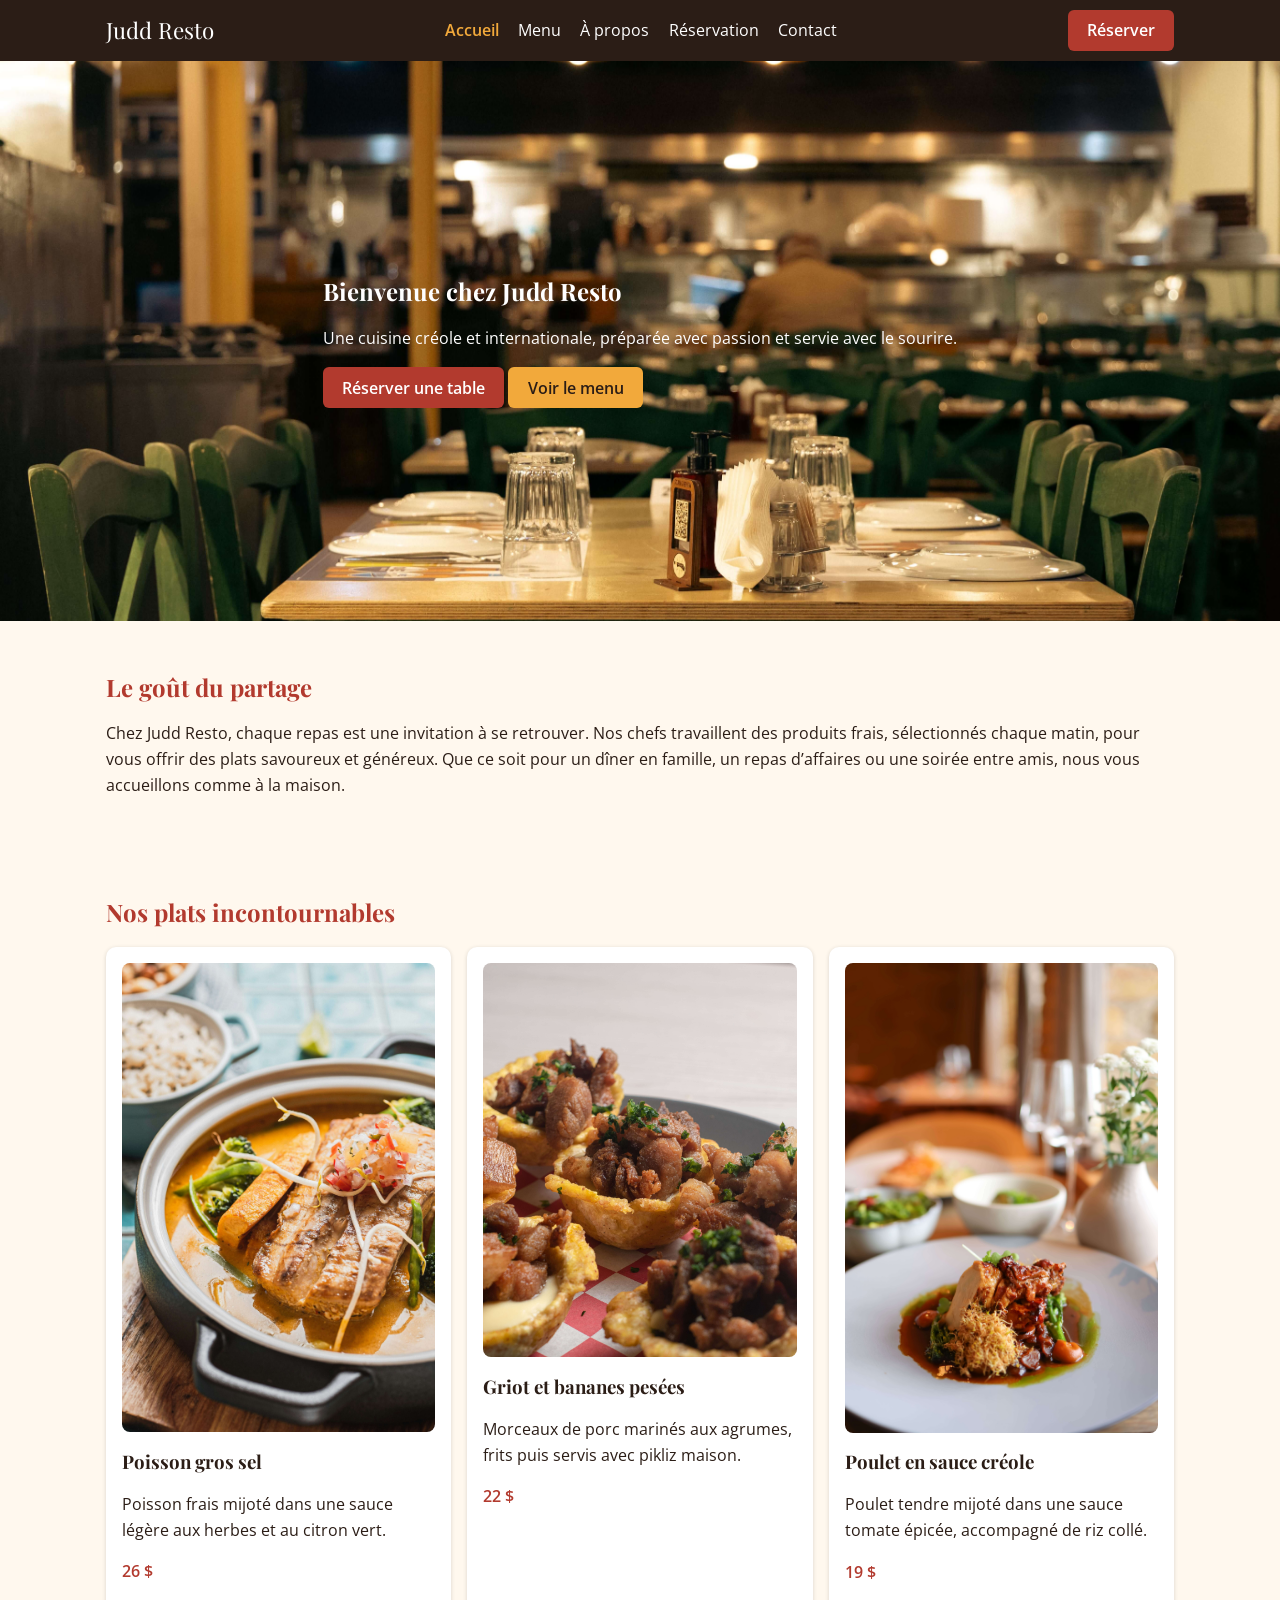
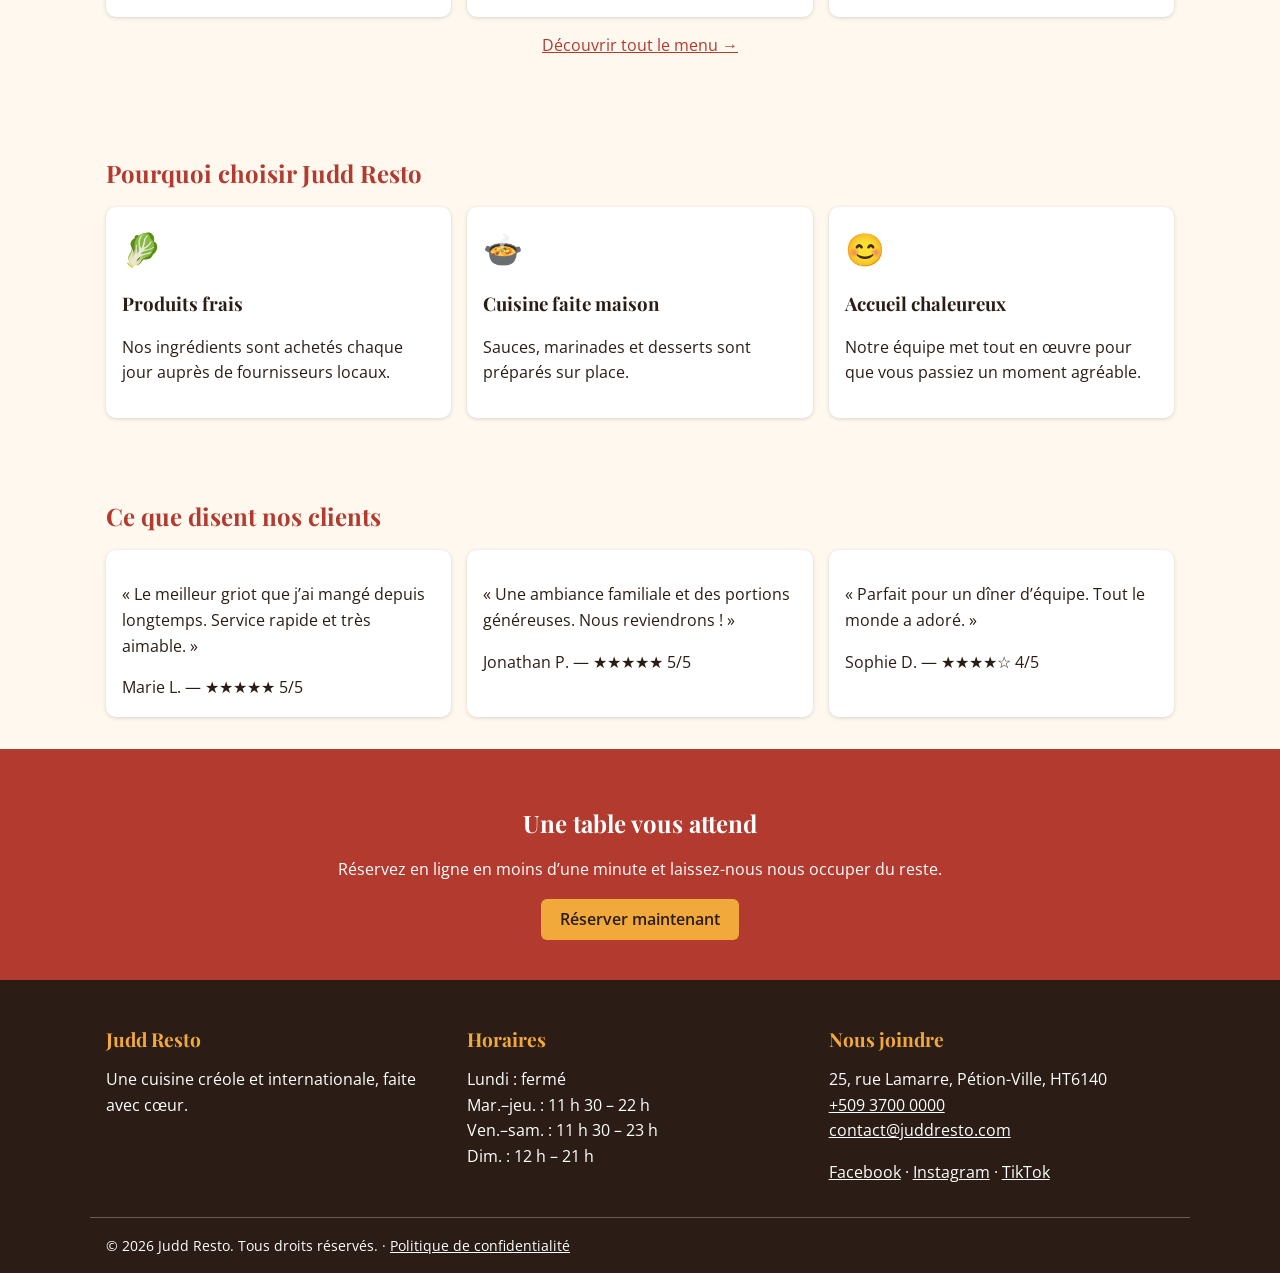
<file: index.html>
<!DOCTYPE html>
<html lang="fr">

<head>
    <meta charset="UTF-8">
    <meta name="viewport" content="width=device-width, initial-scale=1">
    <title>Judd Resto — Cuisine créole et internationale</title>
    <meta name="description"
        content="Savourez une cuisine créole maison chez Judd Resto. Réservez votre table en ligne.">
    <link rel="preconnect" href="https://fonts.googleapis.com">
    <link rel="preconnect" href="https://fonts.gstatic.com" crossorigin>
    <link
        href="https://fonts.googleapis.com/css2?family=Open+Sans:wght@400;600&family=Playfair+Display:wght@700&display=swap"
        rel="stylesheet">
    <link rel="stylesheet" href="css/style.css">
</head>

<body>
    <a class="skip" href="#contenu">Aller au contenu</a>
    <header class="site-header">
        <div class="wrap bar">
            <a class="logo" href="index.html">Judd Resto</a>
            <input type="checkbox" id="burger-toggle" class="burger-toggle" aria-label="Ouvrir ou fermer le menu">
            <label class="burger" for="burger-toggle" aria-hidden="true">☰</label>
            <nav id="menu-principal" aria-label="Menu principal">
                <ul>
                    <li><a href="index.html" aria-current="page">Accueil</a></li>
                    <li><a href="pages/menu.html">Menu</a></li>
                    <li><a href="pages/apropos.html">À propos</a></li>
                    <li><a href="pages/reservation.html">Réservation</a></li>
                    <li><a href="pages/contact.html">Contact</a></li>
                </ul>
            </nav>
            <a class="btn" href="pages/reservation.html">Réserver</a>
        </div>
    </header>
    <main id="contenu">
        <section class="hero"><img src="images/resto-1.jpg" loading="lazy"
                alt="Assiette de griot et bananes pesées servie avec du pikliz">
            <div class="wrap">
                <h1>Bienvenue chez Judd Resto</h1>
                <p>Une cuisine créole et internationale, préparée avec passion et servie avec le sourire.</p>
                <p><a class="btn" href="pages/reservation.html">Réserver une table</a> <a class="btn btn-clair"
                        href="pages/menu.html">Voir le menu</a></p>
            </div>
        </section>
        <section class="wrap bloc">
            <h2>Le goût du partage</h2>
            <p>Chez Judd Resto, chaque repas est une invitation à se retrouver. Nos chefs travaillent des produits
                frais, sélectionnés chaque matin, pour vous offrir des plats savoureux et généreux. Que ce soit pour un
                dîner en famille, un repas d’affaires ou une soirée entre amis, nous vous accueillons comme à la maison.
            </p>
        </section>
        <section class="wrap bloc">
            <h2>Nos plats incontournables</h2>
            <div class="grille">
                <article class="card"><img src="images/poisson-1.jpg"
                        alt="Poisson mijoté dans une sauce aux herbes et au citron vert" loading="lazy">
                    <h3>Poisson gros sel</h3>
                    <p>Poisson frais mijoté dans une sauce légère aux herbes et au citron vert.</p>
                    <p class="prix">26 $</p>
                </article>
                <article class="card"><img src="images/banane-pesee.jpg" alt="Griot de porc frit avec bananes pesées et pikliz"
                        loading="lazy">
                    <h3>Griot et bananes pesées</h3>
                    <p>Morceaux de porc marinés aux agrumes, frits puis servis avec pikliz maison.</p>
                    <p class="prix">22 $</p>
                </article>
                <article class="card"><img src="images/chicken-2.jpg" alt="Poulet en sauce tomate épicée avec du riz collé"
                        loading="lazy">
                    <h3>Poulet en sauce créole</h3>
                    <p>Poulet tendre mijoté dans une sauce tomate épicée, accompagné de riz collé.</p>
                    <p class="prix">19 $</p>
                </article>
            </div>
            <p class="centre"><a href="pages/menu.html">Découvrir tout le menu →</a></p>
        </section>
        <section class="wrap bloc">
            <h2>Pourquoi choisir Judd Resto</h2>
            <div class="grille">
                <article class="card">
                    <p class="icone" aria-hidden="true">🥬</p>
                    <h3>Produits frais</h3>
                    <p>Nos ingrédients sont achetés chaque jour auprès de fournisseurs locaux.</p>
                </article>
                <article class="card">
                    <p class="icone" aria-hidden="true">🍲</p>
                    <h3>Cuisine faite maison</h3>
                    <p>Sauces, marinades et desserts sont préparés sur place.</p>
                </article>
                <article class="card">
                    <p class="icone" aria-hidden="true">😊</p>
                    <h3>Accueil chaleureux</h3>
                    <p>Notre équipe met tout en œuvre pour que vous passiez un moment agréable.</p>
                </article>
            </div>
        </section>
        <section class="wrap bloc">
            <h2>Ce que disent nos clients</h2>
            <div class="grille">
                <figure class="card">
                    <blockquote>
                        <p>« Le meilleur griot que j’ai mangé depuis longtemps. Service rapide et très aimable. »</p>
                    </blockquote>
                    <figcaption>Marie L. — <span aria-label="Note : 5 sur 5">★★★★★</span> 5/5</figcaption>
                </figure>
                <figure class="card">
                    <blockquote>
                        <p>« Une ambiance familiale et des portions généreuses. Nous reviendrons ! »</p>
                    </blockquote>
                    <figcaption>Jonathan P. — <span aria-label="Note : 5 sur 5">★★★★★</span> 5/5</figcaption>
                </figure>
                <figure class="card">
                    <blockquote>
                        <p>« Parfait pour un dîner d’équipe. Tout le monde a adoré. »</p>
                    </blockquote>
                    <figcaption>Sophie D. — <span aria-label="Note : 4 sur 5">★★★★☆</span> 4/5</figcaption>
                </figure>
            </div>
        </section>
        <section class="band">
            <div class="wrap">
                <h2>Une table vous attend</h2>
                <p>Réservez en ligne en moins d’une minute et laissez-nous nous occuper du reste.</p><a class="btn"
                    href="pages/reservation.html">Réserver maintenant</a>
            </div>
        </section>
    </main>
    <footer class="site-footer">
        <div class="wrap cols">
            <section>
                <h2>Judd Resto</h2>
                <p>Une cuisine créole et internationale, faite avec cœur.</p>
            </section>
            <section>
                <h2>Horaires</h2>
                <ul>
                    <li>Lundi : fermé</li>
                    <li>Mar.–jeu. : 11 h 30 – 22 h</li>
                    <li>Ven.–sam. : 11 h 30 – 23 h</li>
                    <li>Dim. : 12 h – 21 h</li>
                </ul>
            </section>
            <section>
                <h2>Nous joindre</h2>
                <address>25, rue Lamarre, Pétion-Ville, HT6140<br>
                    <a href="tel:+50937000000">+509 3700 0000</a><br>
                    <a href="mailto:contact@juddresto.com">contact@juddresto.com</a>
                </address>
                <p><a href="#">Facebook</a> · <a href="#">Instagram</a> · <a href="#">TikTok</a></p>
            </section>
        </div>
        <p class="wrap mentions">© 2026 Judd Resto. Tous droits réservés. · <a href="#">Politique de confidentialité</a>
        </p>
    </footer>
</body>

</html>
</file>
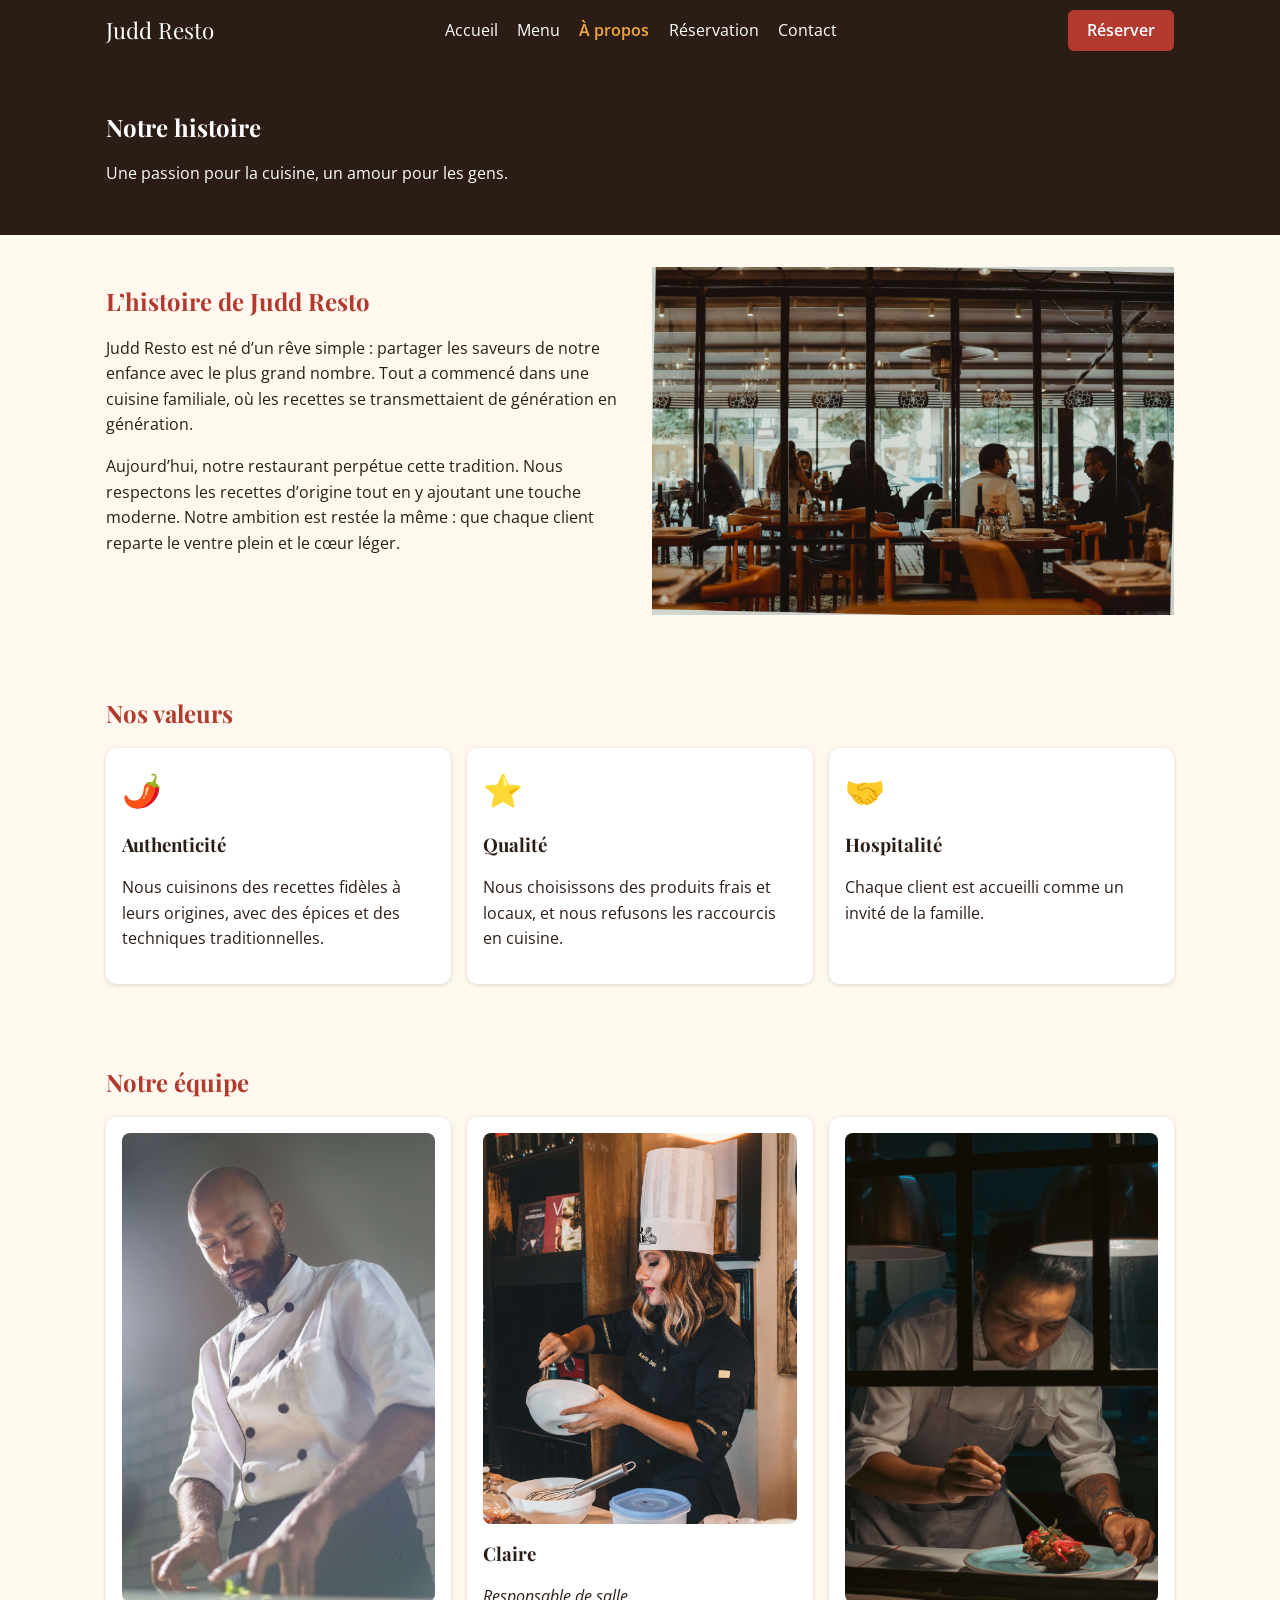
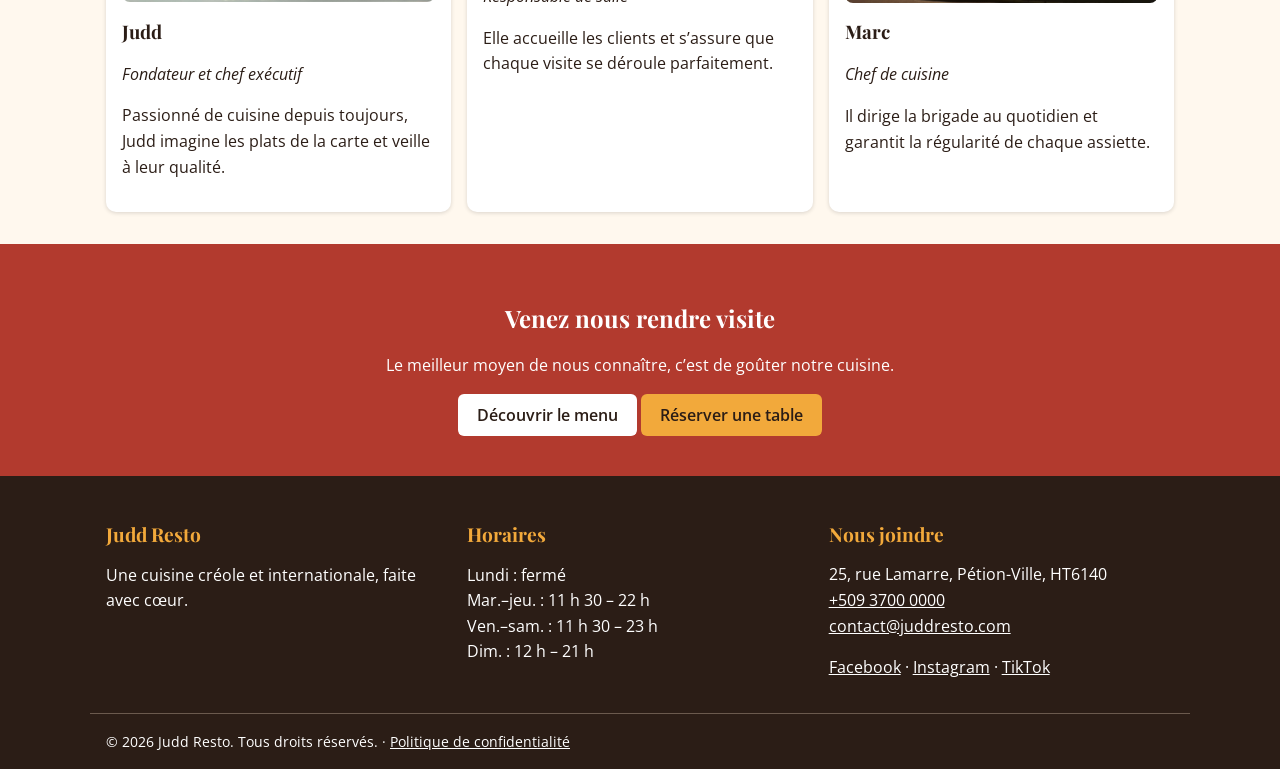
<file: pages/apropos.html>
<!DOCTYPE html>
<html lang="fr">

<head>
    <meta charset="UTF-8">
    <meta name="viewport" content="width=device-width, initial-scale=1">
    <title>Notre histoire — Judd Resto</title>
    <meta name="description" content="L’histoire, les valeurs et l’équipe de Judd Resto.">
    <link rel="preconnect" href="https://fonts.googleapis.com">
    <link rel="preconnect" href="https://fonts.gstatic.com" crossorigin>
    <link
        href="https://fonts.googleapis.com/css2?family=Open+Sans:wght@400;600&family=Playfair+Display:wght@700&display=swap"
        rel="stylesheet">
    <link rel="stylesheet" href="../css/style.css">
</head>

<body>
    <a class="skip" href="#contenu">Aller au contenu</a>
    <header class="site-header">
        <div class="wrap bar">
            <a class="logo" href="../index.html">Judd Resto</a>
            <input type="checkbox" id="burger-toggle" class="burger-toggle" aria-label="Ouvrir ou fermer le menu">
            <label class="burger" for="burger-toggle" aria-hidden="true">☰</label>
            <nav id="menu-principal" aria-label="Menu principal">
                <ul>
                    <li><a href="../index.html">Accueil</a></li>
                    <li><a href="menu.html">Menu</a></li>
                    <li><a href="apropos.html" aria-current="page">À propos</a></li>
                    <li><a href="reservation.html">Réservation</a></li>
                    <li><a href="contact.html">Contact</a></li>
                </ul>
            </nav>
            <a class="btn" href="reservation.html">Réserver</a>
        </div>
    </header>
    <main id="contenu">
        <section class="page-head">
            <div class="wrap">
                <h1>Notre histoire</h1>
                <p>Une passion pour la cuisine, un amour pour les gens.</p>
            </div>
        </section>
        <section class="wrap bloc deux">
            <div>
                <h2>L’histoire de Judd Resto</h2>
                <p>Judd Resto est né d’un rêve simple : partager les saveurs de notre enfance avec le plus grand nombre.
                    Tout a commencé dans une cuisine familiale, où les recettes se transmettaient de génération en
                    génération.</p>
                <p>Aujourd’hui, notre restaurant perpétue cette tradition. Nous respectons les recettes d’origine tout
                    en y ajoutant une touche moderne. Notre ambition est restée la même : que chaque client reparte le
                    ventre plein et le cœur léger.</p>
            </div>
            <img src="../images/resto-2.jpg" alt="Salle chaleureuse du restaurant avec des tables en bois" loading="lazy">
        </section>
        <section class="wrap bloc">
            <h2>Nos valeurs</h2>
            <div class="grille">
                <article class="card">
                    <p class="icone" aria-hidden="true">🌶️</p>
                    <h3>Authenticité</h3>
                    <p>Nous cuisinons des recettes fidèles à leurs origines, avec des épices et des techniques
                        traditionnelles.</p>
                </article>
                <article class="card">
                    <p class="icone" aria-hidden="true">⭐</p>
                    <h3>Qualité</h3>
                    <p>Nous choisissons des produits frais et locaux, et nous refusons les raccourcis en cuisine.</p>
                </article>
                <article class="card">
                    <p class="icone" aria-hidden="true">🤝</p>
                    <h3>Hospitalité</h3>
                    <p>Chaque client est accueilli comme un invité de la famille.</p>
                </article>
            </div>
        </section>
        <section class="wrap bloc">
            <h2>Notre équipe</h2>
            <div class="grille">
                <article class="card"><img src="../images/chef1.jpg" alt="Portrait de Judd, fondateur et chef exécutif"
                        loading="lazy">
                    <h3>Judd</h3>
                    <p class="role">Fondateur et chef exécutif</p>
                    <p>Passionné de cuisine depuis toujours, Judd imagine les plats de la carte et veille à leur
                        qualité.</p>
                </article>
                <article class="card"><img src="../images/chef2.jpg" alt="Portrait de Marc, chef de cuisine"
                        loading="lazy">
                    <h3>Claire</h3>
                    <p class="role">Responsable de salle</p>
                    <p>Elle accueille les clients et s’assure que chaque visite se déroule parfaitement.</p>
                </article>
                <article class="card"><img src="../images/chef3.jpg" alt="Portrait de Claire, responsable de salle"
                        loading="lazy">
                    <h3>Marc</h3>
                    <p class="role">Chef de cuisine</p>
                    <p>Il dirige la brigade au quotidien et garantit la régularité de chaque assiette.</p>
                </article>
            </div>
        </section>
        <section class="band">
            <div class="wrap">
                <h2>Venez nous rendre visite</h2>
                <p>Le meilleur moyen de nous connaître, c’est de goûter notre cuisine.</p><a class="btn btn-clair"
                    href="menu.html">Découvrir le menu</a> <a class="btn" href="reservation.html">Réserver une table</a>
            </div>
        </section>
    </main>
    <footer class="site-footer">
        <div class="wrap cols">
            <section>
                <h2>Judd Resto</h2>
                <p>Une cuisine créole et internationale, faite avec cœur.</p>
            </section>
            <section>
                <h2>Horaires</h2>
                <ul>
                    <li>Lundi : fermé</li>
                    <li>Mar.–jeu. : 11 h 30 – 22 h</li>
                    <li>Ven.–sam. : 11 h 30 – 23 h</li>
                    <li>Dim. : 12 h – 21 h</li>
                </ul>
            </section>
            <section>
                <h2>Nous joindre</h2>
                <address>25, rue Lamarre, Pétion-Ville, HT6140<br>
                    <a href="tel:+50937000000">+509 3700 0000</a><br>
                    <a href="mailto:contact@juddresto.com">contact@juddresto.com</a>
                </address>
                <p><a href="#">Facebook</a> · <a href="#">Instagram</a> · <a href="#">TikTok</a></p>
            </section>
        </div>
        <p class="wrap mentions">© 2026 Judd Resto. Tous droits réservés. · <a href="#">Politique de confidentialité</a>
        </p>
    </footer>
</body>

</html>
</file>
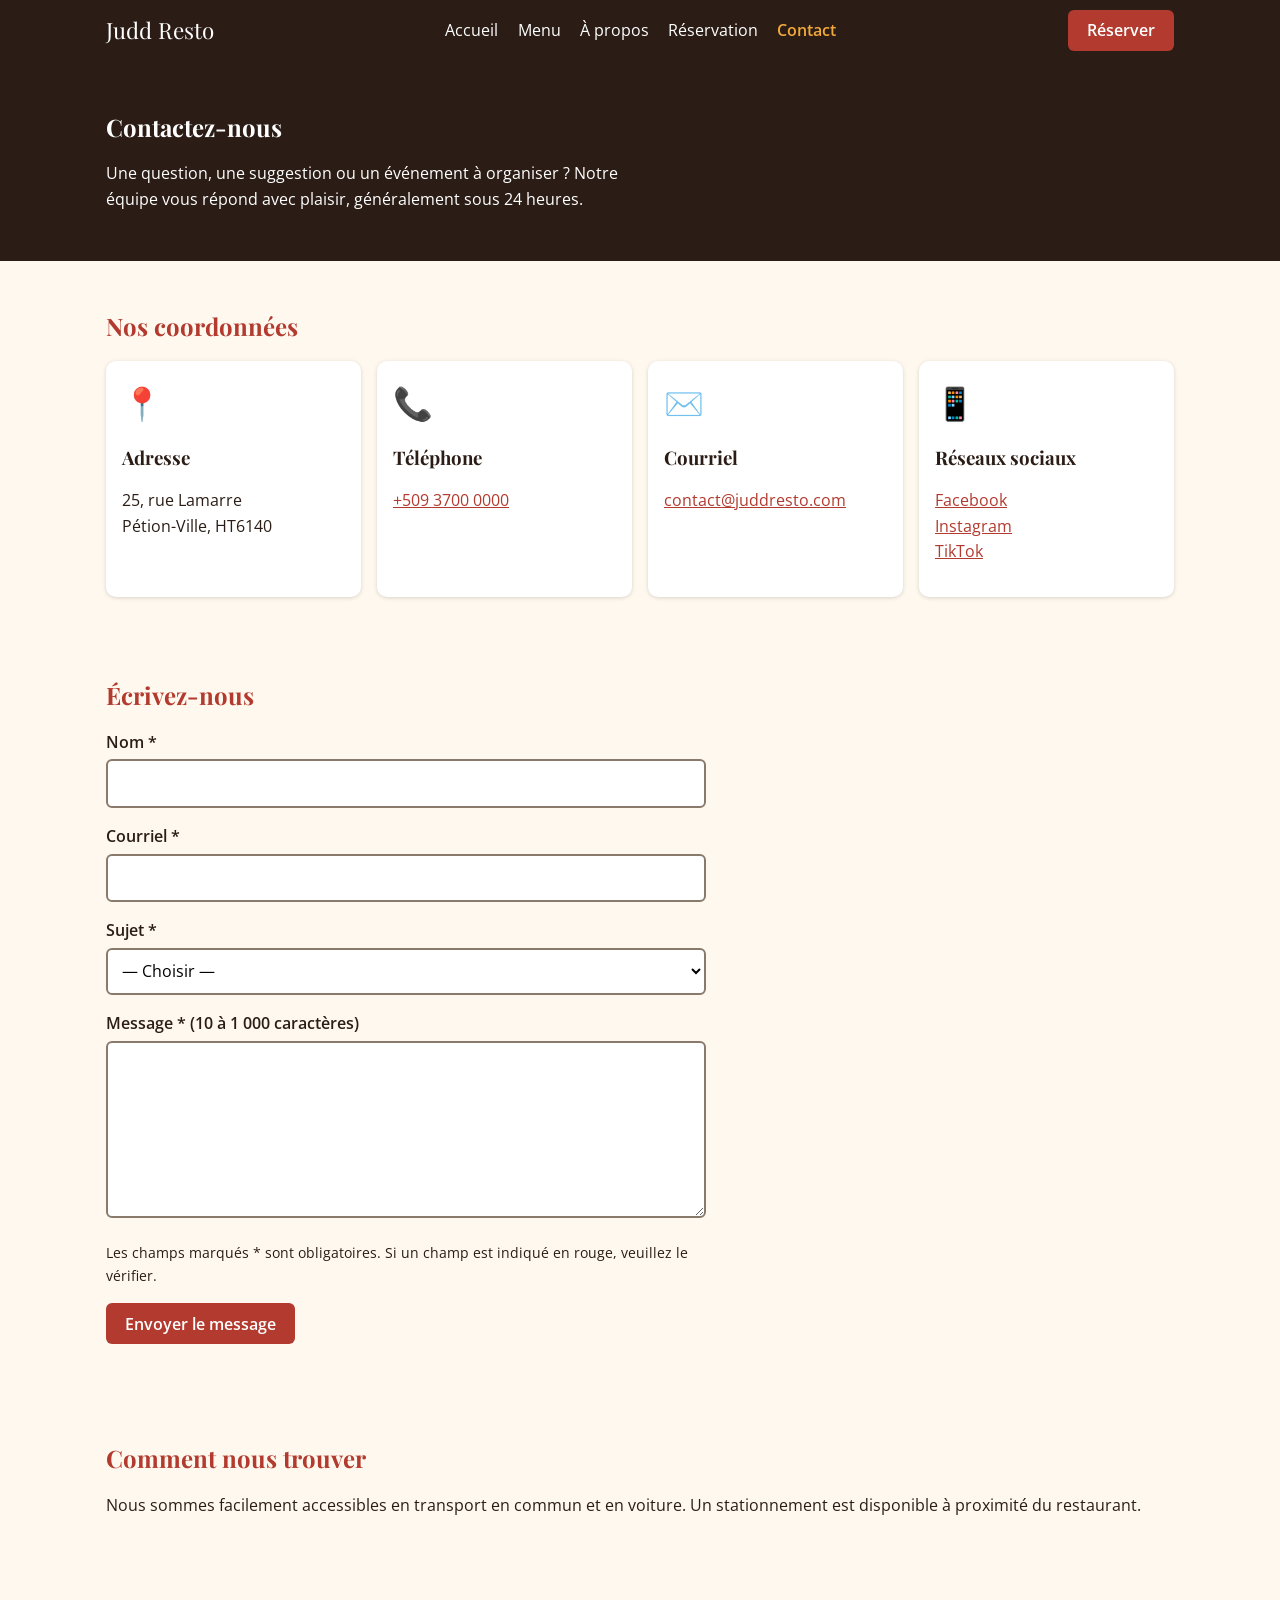
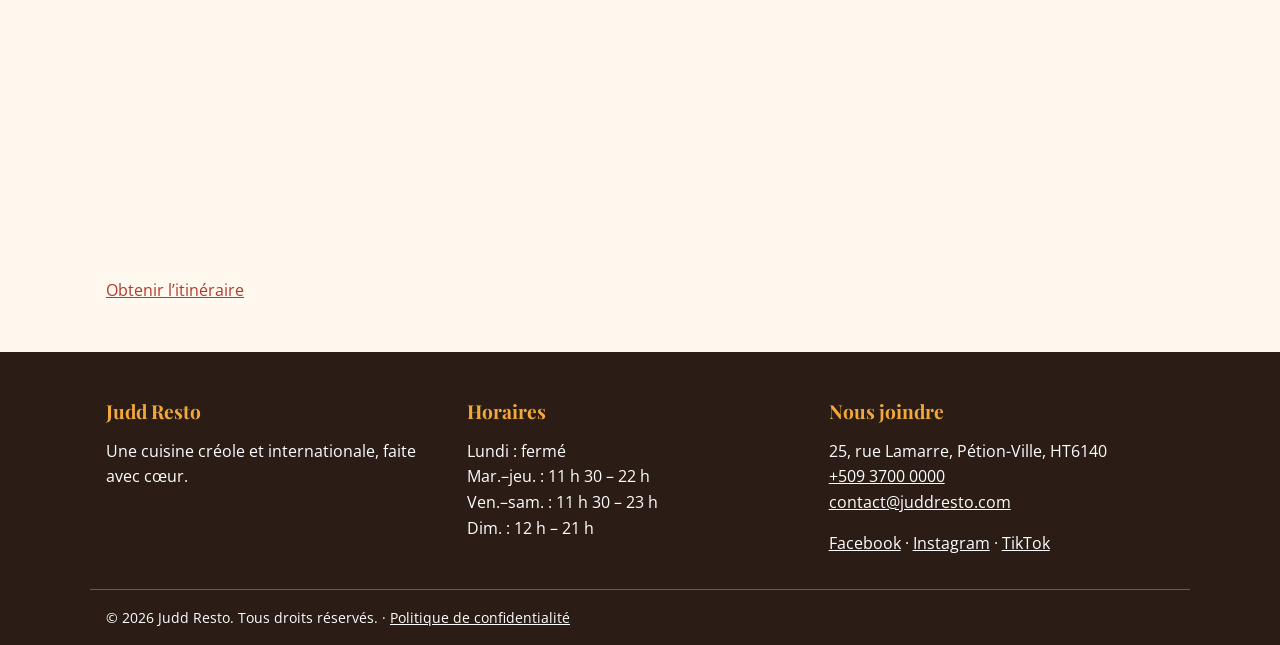
<file: pages/contact.html>
<!DOCTYPE html>
<html lang="fr">

<head>
    <meta charset="UTF-8">
    <meta name="viewport" content="width=device-width, initial-scale=1">
    <title>Contact — Judd Resto</title>
    <meta name="description" content="Adresse, horaires, téléphone et formulaire de contact de Judd Resto.">
    <link rel="preconnect" href="https://fonts.googleapis.com">
    <link rel="preconnect" href="https://fonts.gstatic.com" crossorigin>
    <link
        href="https://fonts.googleapis.com/css2?family=Open+Sans:wght@400;600&family=Playfair+Display:wght@700&display=swap"
        rel="stylesheet">
    <link rel="stylesheet" href="../css/style.css">
</head>

<body>
    <a class="skip" href="#contenu">Aller au contenu</a>
    <header class="site-header">
        <div class="wrap bar">
            <a class="logo" href="../index.html">Judd Resto</a>
            <input type="checkbox" id="burger-toggle" class="burger-toggle" aria-label="Ouvrir ou fermer le menu">
            <label class="burger" for="burger-toggle" aria-hidden="true">☰</label>
            <nav id="menu-principal" aria-label="Menu principal">
                <ul>
                    <li><a href="../index.html">Accueil</a></li>
                    <li><a href="menu.html">Menu</a></li>
                    <li><a href="apropos.html">À propos</a></li>
                    <li><a href="reservation.html">Réservation</a></li>
                    <li><a href="contact.html" aria-current="page">Contact</a></li>
                </ul>
            </nav>
            <a class="btn" href="reservation.html">Réserver</a>
        </div>
    </header>
    <main id="contenu">
        <section class="page-head">
            <div class="wrap">
                <h1>Contactez-nous</h1>
                <p>Une question, une suggestion ou un événement à organiser ? Notre équipe vous répond avec plaisir,
                    généralement sous 24 heures.</p>
            </div>
        </section>
        <section class="wrap bloc">
            <h2>Nos coordonnées</h2>
            <div class="grille grille4">
                <article class="card">
                    <p class="icone" aria-hidden="true">📍</p>
                    <h3>Adresse</h3>
                    <address>25, rue Lamarre<br>Pétion-Ville, HT6140</address>
                </article>
                <article class="card">
                    <p class="icone" aria-hidden="true">📞</p>
                    <h3>Téléphone</h3>
                    <p><a href="tel:+50937000000">+509 3700 0000</a></p>
                </article>
                <article class="card">
                    <p class="icone" aria-hidden="true">✉️</p>
                    <h3>Courriel</h3>
                    <p><a href="mailto:contact@juddresto.com">contact@juddresto.com</a></p>
                </article>
                <article class="card">
                    <p class="icone" aria-hidden="true">📱</p>
                    <h3>Réseaux sociaux</h3>
                    <p><a href="#">Facebook</a><br><a href="#">Instagram</a><br><a href="#">TikTok</a></p>
                </article>
            </div>
        </section>
        <section class="wrap bloc">
            <h2>Écrivez-nous</h2>
            <form id="form-contact" method="get" action="contact.html#merci">
                <p><label for="c-nom">Nom *</label><input id="c-nom" name="nom" type="text" required minlength="2"
                        maxlength="60" autocomplete="name"></p>
                <p><label for="c-courriel">Courriel *</label><input id="c-courriel" name="courriel" type="email"
                        required autocomplete="email"></p>
                <p><label for="c-sujet">Sujet *</label><select id="c-sujet" name="sujet" required>
                        <option value="">— Choisir —</option>
                        <option>Question générale</option>
                        <option>Événement privé</option>
                        <option>Commentaire</option>
                        <option>Autre</option>
                    </select></p>
                <p><label for="c-message">Message * (10 à 1 000 caractères)</label><textarea id="c-message"
                        name="message" rows="6" required minlength="10" maxlength="1000"></textarea></p>
                <p class="aide">Les champs marqués * sont obligatoires. Si un champ est indiqué en rouge, veuillez le
                    vérifier.</p>
                <p><button class="btn" type="submit">Envoyer le message</button></p>
                <p id="merci" class="msg ok" role="status">Merci pour votre message ! Nous vous répondrons dans les plus
                    brefs délais.</p>
            </form>
        </section>
        <section class="wrap bloc">
            <h2>Comment nous trouver</h2>
            <p>Nous sommes facilement accessibles en transport en commun et en voiture. Un stationnement est disponible
                à proximité du restaurant.</p>
            <iframe class="plan" title="Plan d’accès au restaurant" loading="lazy"
                src="https://www.openstreetmap.org/export/embed.html?bbox=-72.30,18.50,-72.27,18.52&amp;layer=mapnik"></iframe>
            <p><a href="https://www.openstreetmap.org/directions?to=18.5125,-72.2853">Obtenir l’itinéraire</a></p>
        </section>
    </main>
    <footer class="site-footer">
        <div class="wrap cols">
            <section>
                <h2>Judd Resto</h2>
                <p>Une cuisine créole et internationale, faite avec cœur.</p>
            </section>
            <section>
                <h2>Horaires</h2>
                <ul>
                    <li>Lundi : fermé</li>
                    <li>Mar.–jeu. : 11 h 30 – 22 h</li>
                    <li>Ven.–sam. : 11 h 30 – 23 h</li>
                    <li>Dim. : 12 h – 21 h</li>
                </ul>
            </section>
            <section>
                <h2>Nous joindre</h2>
                <address>25, rue Lamarre, Pétion-Ville, HT6140<br>
                    <a href="tel:+50937000000">+509 3700 0000</a><br>
                    <a href="mailto:contact@juddresto.com">contact@juddresto.com</a>
                </address>
                <p><a href="#">Facebook</a> · <a href="#">Instagram</a> · <a href="#">TikTok</a></p>
            </section>
        </div>
        <p class="wrap mentions">© 2026 Judd Resto. Tous droits réservés. · <a href="#">Politique de confidentialité</a>
        </p>
    </footer>
</body>

</html>
</file>
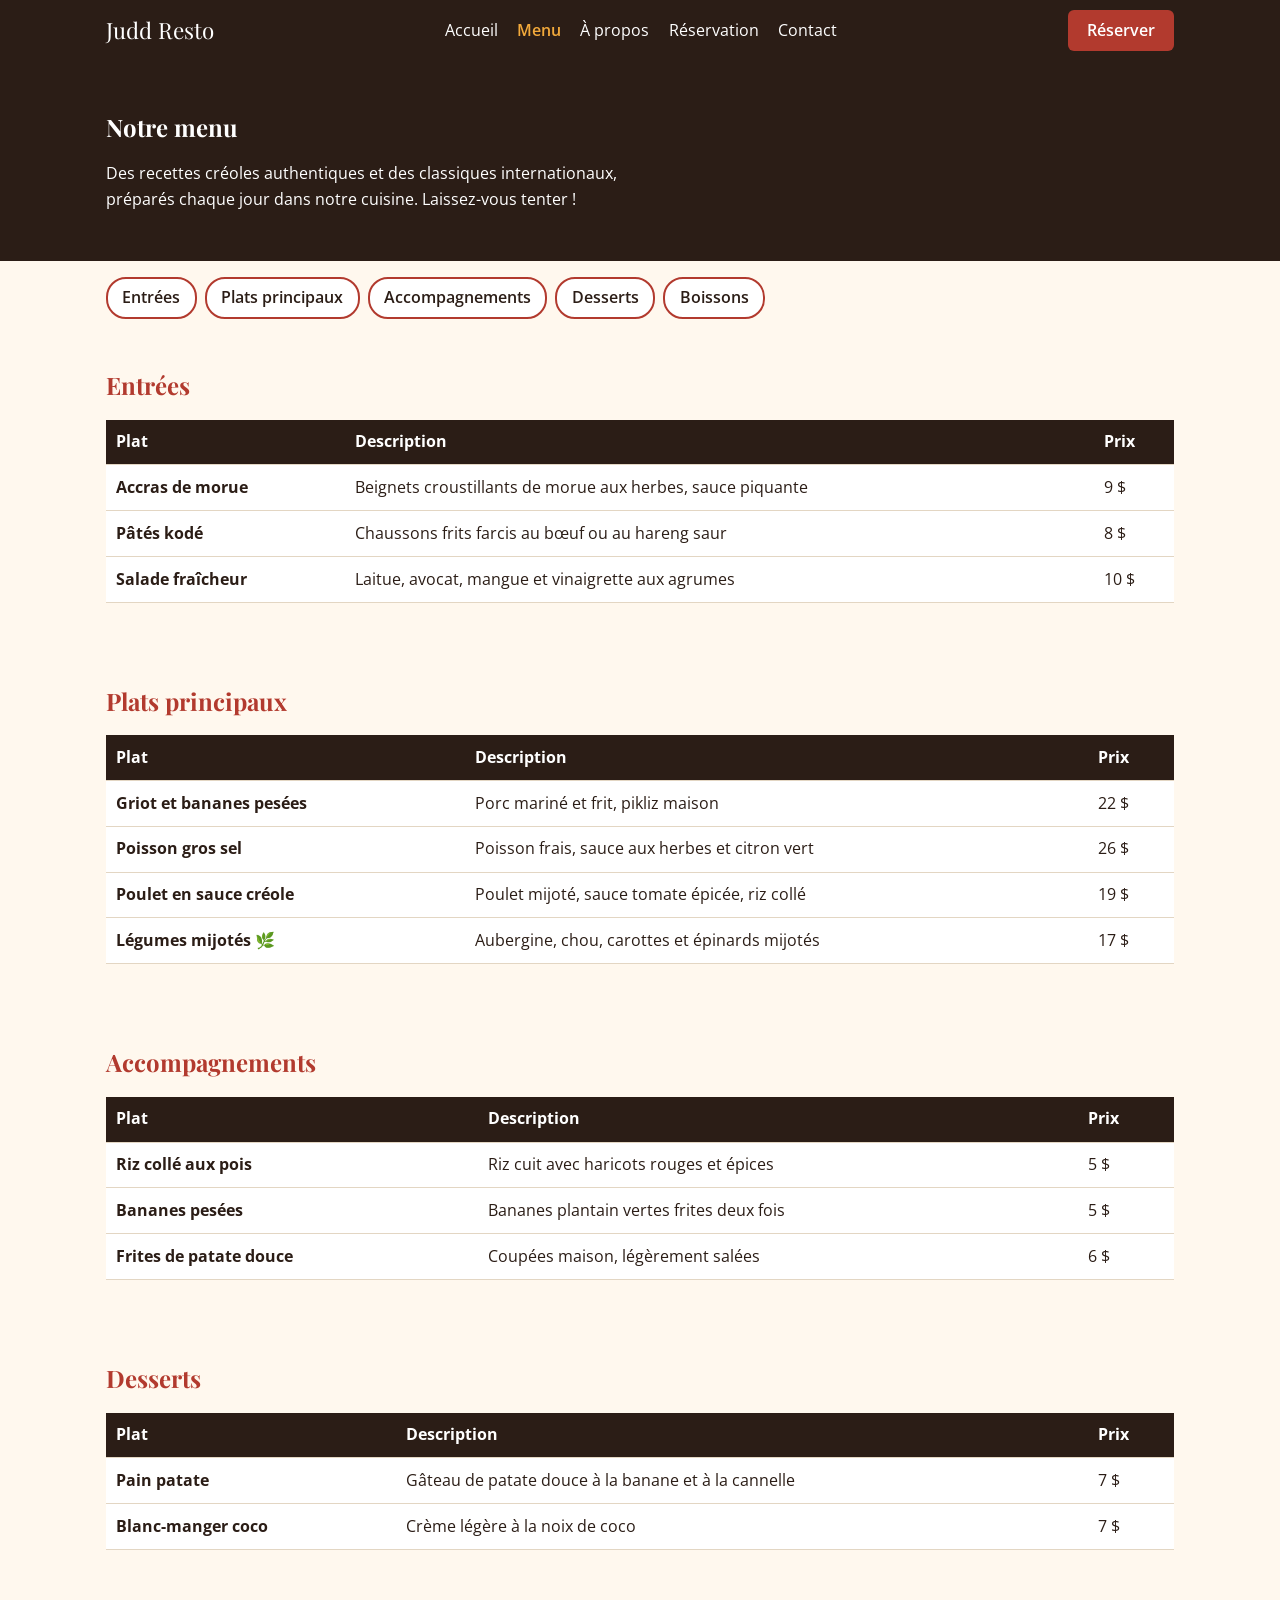
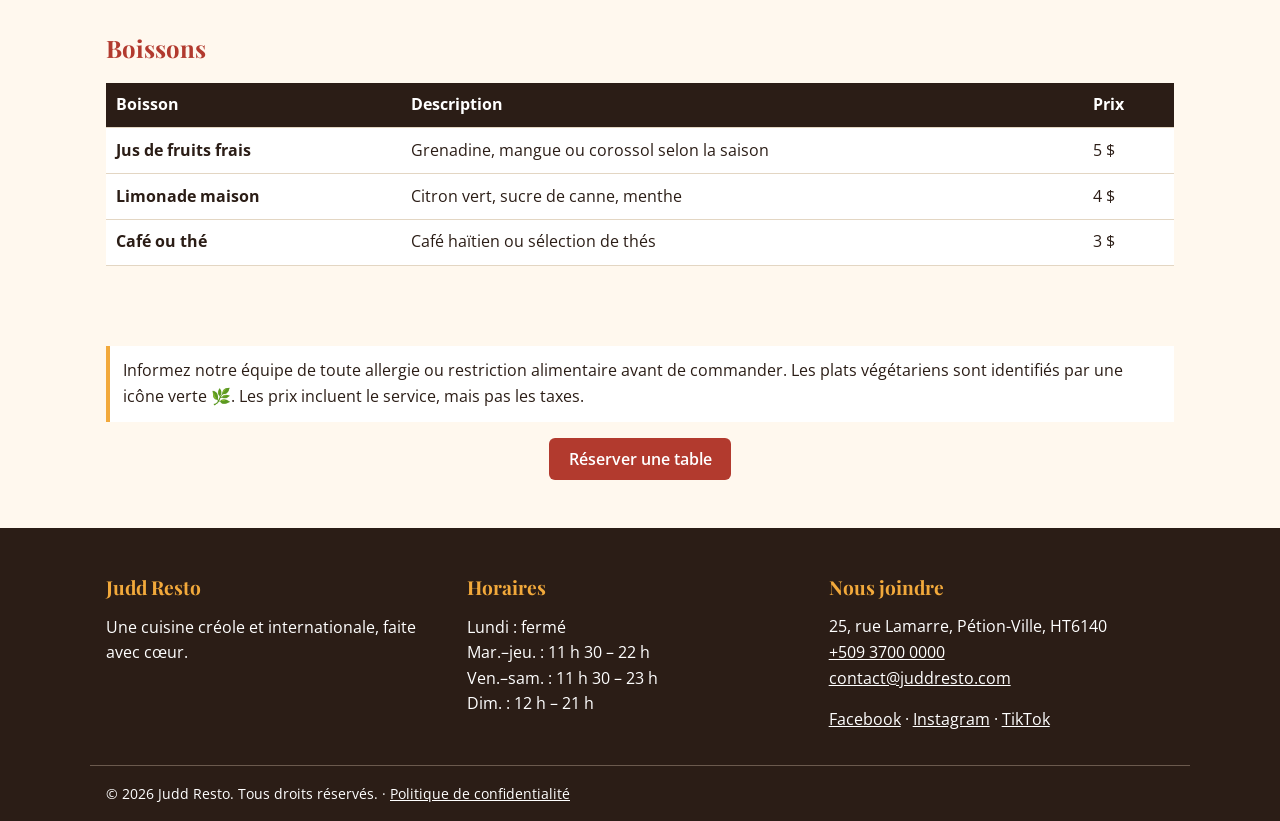
<file: pages/menu.html>
<!DOCTYPE html>
<html lang="fr">

<head>
    <meta charset="UTF-8">
    <meta name="viewport" content="width=device-width, initial-scale=1">
    <title>Menu — Judd Resto</title>
    <meta name="description" content="Découvrez nos entrées, plats, desserts et boissons préparés chaque jour.">
    <link rel="preconnect" href="https://fonts.googleapis.com">
    <link rel="preconnect" href="https://fonts.gstatic.com" crossorigin>
    <link
        href="https://fonts.googleapis.com/css2?family=Open+Sans:wght@400;600&family=Playfair+Display:wght@700&display=swap"
        rel="stylesheet">
    <link rel="stylesheet" href="../css/style.css">
</head>

<body>
    <a class="skip" href="#contenu">Aller au contenu</a>
    <header class="site-header">
        <div class="wrap bar">
            <a class="logo" href="../index.html">Judd Resto</a>
            <input type="checkbox" id="burger-toggle" class="burger-toggle" aria-label="Ouvrir ou fermer le menu">
            <label class="burger" for="burger-toggle" aria-hidden="true">☰</label>
            <nav id="menu-principal" aria-label="Menu principal">
                <ul>
                    <li><a href="../index.html">Accueil</a></li>
                    <li><a href="menu.html" aria-current="page">Menu</a></li>
                    <li><a href="apropos.html">À propos</a></li>
                    <li><a href="reservation.html">Réservation</a></li>
                    <li><a href="contact.html">Contact</a></li>
                </ul>
            </nav>
            <a class="btn" href="reservation.html">Réserver</a>
        </div>
    </header>
    <main id="contenu">
        <section class="page-head">
            <div class="wrap">
                <h1>Notre menu</h1>
                <p>Des recettes créoles authentiques et des classiques internationaux, préparés chaque jour dans notre
                    cuisine. Laissez-vous tenter !</p>
            </div>
        </section>
        <nav class="wrap cats" aria-label="Catégories du menu">
            <ul>
                <li><a href="#entrees">Entrées</a></li>
                <li><a href="#plats">Plats principaux</a></li>
                <li><a href="#accompagnements">Accompagnements</a></li>
                <li><a href="#desserts">Desserts</a></li>
                <li><a href="#boissons">Boissons</a></li>
            </ul>
        </nav>
        <section id="entrees" class="wrap bloc">
            <h2>Entrées</h2>
            <div class="defile">
                <table>
                    <caption class="invisible">Entrées</caption>
                    <thead>
                        <tr>
                            <th scope="col">Plat</th>
                            <th scope="col">Description</th>
                            <th scope="col">Prix</th>
                        </tr>
                    </thead>
                    <tbody>
                        <tr>
                            <th scope="row">Accras de morue</th>
                            <td>Beignets croustillants de morue aux herbes, sauce piquante</td>
                            <td>9 $</td>
                        </tr>
                        <tr>
                            <th scope="row">Pâtés kodé</th>
                            <td>Chaussons frits farcis au bœuf ou au hareng saur</td>
                            <td>8 $</td>
                        </tr>
                        <tr>
                            <th scope="row">Salade fraîcheur</th>
                            <td>Laitue, avocat, mangue et vinaigrette aux agrumes</td>
                            <td>10 $</td>
                        </tr>
                    </tbody>
                </table>
            </div>
        </section>
        <section id="plats" class="wrap bloc">
            <h2>Plats principaux</h2>
            <div class="defile">
                <table>
                    <caption class="invisible">Plats principaux</caption>
                    <thead>
                        <tr>
                            <th scope="col">Plat</th>
                            <th scope="col">Description</th>
                            <th scope="col">Prix</th>
                        </tr>
                    </thead>
                    <tbody>
                        <tr>
                            <th scope="row">Griot et bananes pesées</th>
                            <td>Porc mariné et frit, pikliz maison</td>
                            <td>22 $</td>
                        </tr>
                        <tr>
                            <th scope="row">Poisson gros sel</th>
                            <td>Poisson frais, sauce aux herbes et citron vert</td>
                            <td>26 $</td>
                        </tr>
                        <tr>
                            <th scope="row">Poulet en sauce créole</th>
                            <td>Poulet mijoté, sauce tomate épicée, riz collé</td>
                            <td>19 $</td>
                        </tr>
                        <tr>
                            <th scope="row">Légumes mijotés <span title="Végétarien" aria-label="végétarien">🌿</span>
                            </th>
                            <td>Aubergine, chou, carottes et épinards mijotés</td>
                            <td>17 $</td>
                        </tr>
                    </tbody>
                </table>
            </div>
        </section>
        <section id="accompagnements" class="wrap bloc">
            <h2>Accompagnements</h2>
            <div class="defile">
                <table>
                    <caption class="invisible">Accompagnements</caption>
                    <thead>
                        <tr>
                            <th scope="col">Plat</th>
                            <th scope="col">Description</th>
                            <th scope="col">Prix</th>
                        </tr>
                    </thead>
                    <tbody>
                        <tr>
                            <th scope="row">Riz collé aux pois</th>
                            <td>Riz cuit avec haricots rouges et épices</td>
                            <td>5 $</td>
                        </tr>
                        <tr>
                            <th scope="row">Bananes pesées</th>
                            <td>Bananes plantain vertes frites deux fois</td>
                            <td>5 $</td>
                        </tr>
                        <tr>
                            <th scope="row">Frites de patate douce</th>
                            <td>Coupées maison, légèrement salées</td>
                            <td>6 $</td>
                        </tr>
                    </tbody>
                </table>
            </div>
        </section>
        <section id="desserts" class="wrap bloc">
            <h2>Desserts</h2>
            <div class="defile">
                <table>
                    <caption class="invisible">Desserts</caption>
                    <thead>
                        <tr>
                            <th scope="col">Plat</th>
                            <th scope="col">Description</th>
                            <th scope="col">Prix</th>
                        </tr>
                    </thead>
                    <tbody>
                        <tr>
                            <th scope="row">Pain patate</th>
                            <td>Gâteau de patate douce à la banane et à la cannelle</td>
                            <td>7 $</td>
                        </tr>
                        <tr>
                            <th scope="row">Blanc-manger coco</th>
                            <td>Crème légère à la noix de coco</td>
                            <td>7 $</td>
                        </tr>
                    </tbody>
                </table>
            </div>
        </section>
        <section id="boissons" class="wrap bloc">
            <h2>Boissons</h2>
            <div class="defile">
                <table>
                    <caption class="invisible">Boissons</caption>
                    <thead>
                        <tr>
                            <th scope="col">Boisson</th>
                            <th scope="col">Description</th>
                            <th scope="col">Prix</th>
                        </tr>
                    </thead>
                    <tbody>
                        <tr>
                            <th scope="row">Jus de fruits frais</th>
                            <td>Grenadine, mangue ou corossol selon la saison</td>
                            <td>5 $</td>
                        </tr>
                        <tr>
                            <th scope="row">Limonade maison</th>
                            <td>Citron vert, sucre de canne, menthe</td>
                            <td>4 $</td>
                        </tr>
                        <tr>
                            <th scope="row">Café ou thé</th>
                            <td>Café haïtien ou sélection de thés</td>
                            <td>3 $</td>
                        </tr>
                    </tbody>
                </table>
            </div>
        </section>
        <section class="wrap bloc">
            <p class="note">Informez notre équipe de toute allergie ou restriction alimentaire avant de commander. Les
                plats végétariens sont identifiés par une icône verte 🌿. Les prix incluent le service, mais pas les
                taxes.</p>
            <p class="centre"><a class="btn" href="reservation.html">Réserver une table</a></p>
        </section>
    </main>
    <footer class="site-footer">
        <div class="wrap cols">
            <section>
                <h2>Judd Resto</h2>
                <p>Une cuisine créole et internationale, faite avec cœur.</p>
            </section>
            <section>
                <h2>Horaires</h2>
                <ul>
                    <li>Lundi : fermé</li>
                    <li>Mar.–jeu. : 11 h 30 – 22 h</li>
                    <li>Ven.–sam. : 11 h 30 – 23 h</li>
                    <li>Dim. : 12 h – 21 h</li>
                </ul>
            </section>
            <section>
                <h2>Nous joindre</h2>
                <address>25, rue Lamarre, Pétion-Ville, HT6140<br>
                    <a href="tel:+50937000000">+509 3700 0000</a><br>
                    <a href="mailto:contact@juddresto.com">contact@juddresto.com</a>
                </address>
                <p><a href="#">Facebook</a> · <a href="#">Instagram</a> · <a href="#">TikTok</a></p>
            </section>
        </div>
        <p class="wrap mentions">© 2026 Judd Resto. Tous droits réservés. · <a href="#">Politique de confidentialité</a>
        </p>
    </footer>
</body>

</html>
</file>
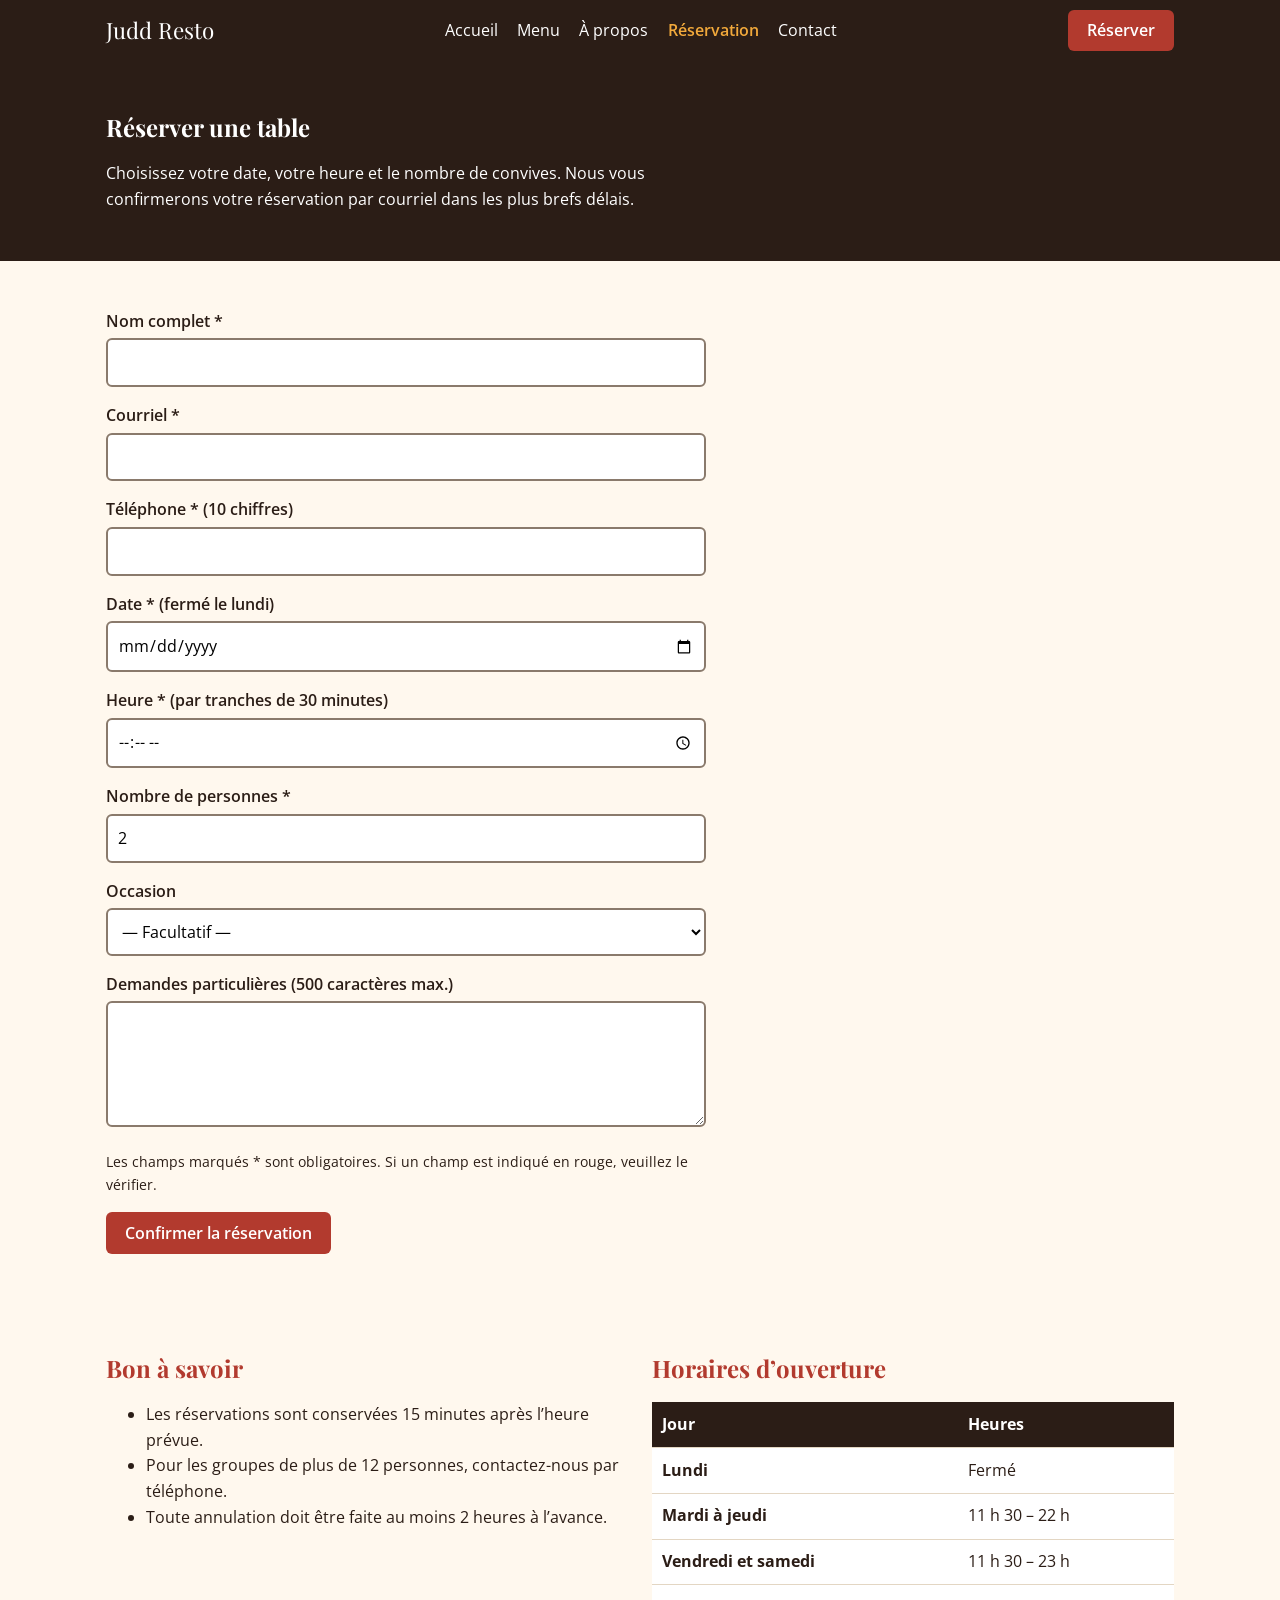
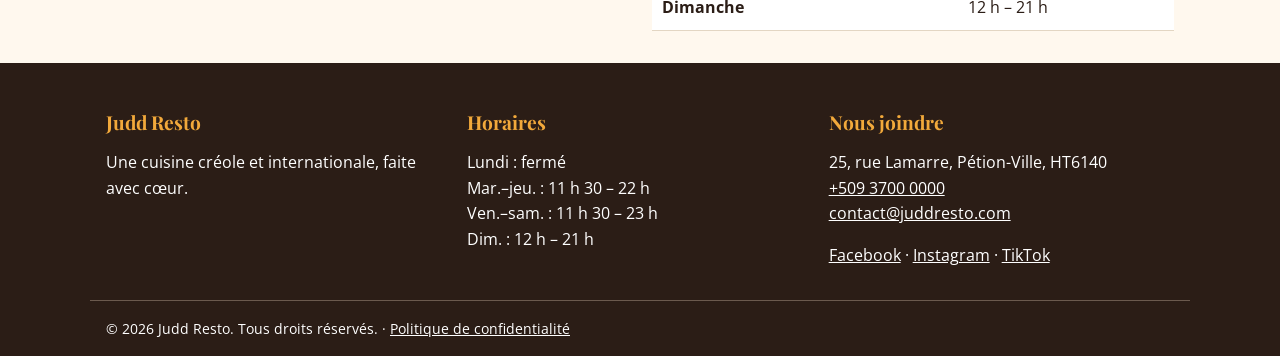
<file: pages/reservation.html>
<!DOCTYPE html>
<html lang="fr">

<head>
    <meta charset="UTF-8">
    <meta name="viewport" content="width=device-width, initial-scale=1">
    <title>Réserver une table — Judd Resto</title>
    <meta name="description" content="Réservez votre table en ligne en moins d’une minute.">
    <link rel="preconnect" href="https://fonts.googleapis.com">
    <link rel="preconnect" href="https://fonts.gstatic.com" crossorigin>
    <link
        href="https://fonts.googleapis.com/css2?family=Open+Sans:wght@400;600&family=Playfair+Display:wght@700&display=swap"
        rel="stylesheet">
    <link rel="stylesheet" href="../css/style.css">
</head>

<body>
    <a class="skip" href="#contenu">Aller au contenu</a>
    <header class="site-header">
        <div class="wrap bar">
            <a class="logo" href="../index.html">Judd Resto</a>
            <input type="checkbox" id="burger-toggle" class="burger-toggle" aria-label="Ouvrir ou fermer le menu">
            <label class="burger" for="burger-toggle" aria-hidden="true">☰</label>
            <nav id="menu-principal" aria-label="Menu principal">
                <ul>
                    <li><a href="../index.html">Accueil</a></li>
                    <li><a href="menu.html">Menu</a></li>
                    <li><a href="apropos.html">À propos</a></li>
                    <li><a href="reservation.html" aria-current="page">Réservation</a></li>
                    <li><a href="contact.html">Contact</a></li>
                </ul>
            </nav>
            <a class="btn" href="reservation.html">Réserver</a>
        </div>
    </header>
    <main id="contenu">
        <section class="page-head">
            <div class="wrap">
                <h1>Réserver une table</h1>
                <p>Choisissez votre date, votre heure et le nombre de convives. Nous vous confirmerons votre réservation
                    par courriel dans les plus brefs délais.</p>
            </div>
        </section>
        <section class="wrap bloc">
            <form id="form-reservation" method="get" action="reservation.html#merci">
                <p><label for="nom">Nom complet *</label><input id="nom" name="nom" type="text" required minlength="2"
                        maxlength="60" autocomplete="name"></p>
                <p><label for="courriel">Courriel *</label><input id="courriel" name="courriel" type="email" required
                        autocomplete="email"></p>
                <p><label for="tel">Téléphone * (10 chiffres)</label><input id="tel" name="tel" type="tel" required
                        pattern="[0-9]{10}" inputmode="numeric" autocomplete="tel"></p>
                <p><label for="date">Date * (fermé le lundi)</label><input id="date" name="date" type="date" required
                        min="2026-10-16"></p>
                <p><label for="heure">Heure * (par tranches de 30 minutes)</label><input id="heure" name="heure"
                        type="time" required min="11:30" max="22:00" step="1800"></p>
                <p><label for="personnes">Nombre de personnes *</label><input id="personnes" name="personnes"
                        type="number" required min="1" max="12" value="2"></p>
                <p><label for="occasion">Occasion</label><select id="occasion" name="occasion">
                        <option value="">— Facultatif —</option>
                        <option>Anniversaire</option>
                        <option>Affaires</option>
                        <option>Romantique</option>
                        <option>Autre</option>
                    </select></p>
                <p><label for="demandes">Demandes particulières (500 caractères max.)</label><textarea id="demandes"
                        name="demandes" rows="4" maxlength="500"></textarea></p>
                <p class="aide">Les champs marqués * sont obligatoires. Si un champ est indiqué en rouge, veuillez le
                    vérifier.</p>
                <p><button class="btn" type="submit">Confirmer la réservation</button></p>
                <p id="merci" class="msg ok" role="status">Merci ! Votre demande de réservation a bien été reçue. Un
                    courriel de confirmation vous sera envoyé sous peu.</p>
            </form>
        </section>
        <section class="wrap bloc deux">
            <div>
                <h2>Bon à savoir</h2>
                <ul>
                    <li>Les réservations sont conservées 15 minutes après l’heure prévue.</li>
                    <li>Pour les groupes de plus de 12 personnes, contactez-nous par téléphone.</li>
                    <li>Toute annulation doit être faite au moins 2 heures à l’avance.</li>
                </ul>
            </div>
            <div>
                <h2>Horaires d’ouverture</h2>
                <table>
                    <caption class="invisible">Horaires d’ouverture</caption>
                    <thead>
                        <tr>
                            <th scope="col">Jour</th>
                            <th scope="col">Heures</th>
                        </tr>
                    </thead>
                    <tbody>
                        <tr>
                            <th scope="row">Lundi</th>
                            <td>Fermé</td>
                        </tr>
                        <tr>
                            <th scope="row">Mardi à jeudi</th>
                            <td>11 h 30 – 22 h</td>
                        </tr>
                        <tr>
                            <th scope="row">Vendredi et samedi</th>
                            <td>11 h 30 – 23 h</td>
                        </tr>
                        <tr>
                            <th scope="row">Dimanche</th>
                            <td>12 h – 21 h</td>
                        </tr>
                    </tbody>
                </table>
            </div>
        </section>
    </main>
    <footer class="site-footer">
        <div class="wrap cols">
            <section>
                <h2>Judd Resto</h2>
                <p>Une cuisine créole et internationale, faite avec cœur.</p>
            </section>
            <section>
                <h2>Horaires</h2>
                <ul>
                    <li>Lundi : fermé</li>
                    <li>Mar.–jeu. : 11 h 30 – 22 h</li>
                    <li>Ven.–sam. : 11 h 30 – 23 h</li>
                    <li>Dim. : 12 h – 21 h</li>
                </ul>
            </section>
            <section>
                <h2>Nous joindre</h2>
                <address>25, rue Lamarre, Pétion-Ville, HT6140<br>
                    <a href="tel:+50937000000">+509 3700 0000</a><br>
                    <a href="mailto:contact@juddresto.com">contact@juddresto.com</a>
                </address>
                <p><a href="#">Facebook</a> · <a href="#">Instagram</a> · <a href="#">TikTok</a></p>
            </section>
        </div>
        <p class="wrap mentions">© 2026 Judd Resto. Tous droits réservés. · <a href="#">Politique de confidentialité</a>
        </p>
    </footer>
</body>

</html>
</file>
<file: css/style.css>
/* Variables : la charte graphique en un seul endroit */
:root {
    --brique: #B23A2E;
    --mangue: #F2A93B;
    --brun: #2B1D16;
    --creme: #FFF8EE;
}

* {
    box-sizing: border-box
}

body {
    margin: 0;
    font-family: "Open Sans", sans-serif;
    color: var(--brun);
    background: var(--creme);
    line-height: 1.6
}

h1,
h2,
h3,
.logo {
    font-family: "Playfair Display", serif;
    line-height: 1.2
}

h2 {
    color: var(--brique)
}

img {
    max-width: 100%;
    height: auto;
    display: block
}

a {
    color: var(--brique)
}

a:focus-visible,
button:focus-visible,
input:focus-visible,
select:focus-visible,
textarea:focus-visible {
    outline: 3px solid var(--mangue);
    outline-offset: 2px
}

.wrap {
    max-width: 1100px;
    margin: 0 auto;
    padding: 0 1rem
}

.bloc {
    padding-top: 2rem;
    padding-bottom: 2rem
}

.centre {
    text-align: center
}

.invisible,
.skip:not(:focus) {
    position: absolute;
    left: -9999px
}

.btn {
    display: inline-block;
    background: var(--brique);
    color: #fff;
    padding: .6rem 1.2rem;
    border: 0;
    border-radius: 6px;
    font: 600 1rem "Open Sans", sans-serif;
    text-decoration: none;
    cursor: pointer
}

.btn-clair {
    background: var(--mangue);
    color: var(--brun)
}

/* En-tête fixe, mobile d'abord */
.site-header {
    position: sticky;
    top: 0;
    z-index: 10;
    background: var(--brun)
}

.bar {
    display: flex;
    align-items: center;
    gap: 1rem;
    flex-wrap: wrap;
    padding-top: .6rem;
    padding-bottom: .6rem
}

.logo {
    color: #fff;
    text-decoration: none;
    font-size: 1.4rem;
    margin-right: auto
}

.burger-toggle {
    position: absolute;
    opacity: 0;
    width: 2.5rem;
    height: 2.5rem;
    right: 1rem;
    margin: 0;
    cursor: pointer
}

.burger {
    border: 1px solid #fff;
    color: #fff;
    font-size: 1.4rem;
    border-radius: 6px;
    padding: 0 .6rem
}

.burger-toggle:focus-visible+.burger {
    outline: 3px solid var(--mangue);
    outline-offset: 2px
}

nav {
    width: 100%;
    display: none
}

.burger-toggle:checked~nav {
    display: block
}

nav ul {
    list-style: none;
    margin: 0;
    padding: 0
}

nav a {
    display: block;
    color: #fff;
    padding: .5rem 0;
    text-decoration: none
}

nav a[aria-current] {
    color: var(--mangue);
    font-weight: 600
}

/* Sections */
.hero {
    position: relative;
    color: #fff;
    min-height: 420px;
    display: flex;
    align-items: center
}

.hero img {
    position: absolute;
    inset: 0;
    width: 100%;
    height: 100%;
    object-fit: cover
}

.hero .wrap {
    position: relative
}

.page-head {
    background: var(--brun);
    color: #fff;
    padding: 2rem 0
}

.page-head p {
    max-width: 60ch
}


.grille {
    display: grid;
    gap: 1rem
}

.card {
    background: #fff;
    border-radius: 10px;
    padding: 1rem;
    margin: 0;
    box-shadow: 0 1px 4px rgba(0, 0, 0, .15)
}

.card img {
    border-radius: 8px;
    margin-bottom: .5rem
}

.prix {
    font-weight: 600;
    color: var(--brique)
}

.icone {
    font-size: 2rem;
    margin: 0
}

.role {
    font-style: italic;
    margin: 0
}

blockquote {
    margin: 0
}

.band {
    background: var(--brique);
    color: #fff;
    text-align: center;
    padding: 2.5rem 0
}

.band h2 {
    color: #fff
}

.band .btn {
    background: var(--mangue);
    color: var(--brun)
}

.band .btn-clair {
    background: #fff
}

.cats ul {
    display: flex;
    flex-wrap: wrap;
    gap: .5rem;
    list-style: none;
    padding: 1rem 0 0;
}

.cats a {
    display: block;
    padding: .4rem .9rem;
    border: 2px solid var(--brique);
    border-radius: 20px;
    text-decoration: none;
    font-weight: 600;
    color: var(--brun);
    background: #fff;
}

.defile {
    overflow-x: auto
}

table {
    border-collapse: collapse;
    width: 100%;
    background: #fff
}

th,
td {
    padding: .6rem;
    border-bottom: 1px solid #e3d6c3;
    text-align: left;
    vertical-align: top
}

thead th {
    background: var(--brun);
    color: #fff
}

.note {
    background: #fff;
    border-left: 4px solid var(--mangue);
    padding: .8rem
}

/* Formulaires */
form {
    max-width: 600px
}

label {
    display: block;
    font-weight: 600;
    margin-bottom: .25rem
}

input,
select,
textarea {
    width: 100%;
    padding: .6rem;
    border: 2px solid #8a7a6c;
    border-radius: 6px;
    font: inherit;
    background: #fff
}

input:user-invalid,
select:user-invalid,
textarea:user-invalid {
    border-color: #c00;
    background: #fff3f3
}

.msg {
    padding: .8rem;
    border-radius: 6px
}

.ok {
    display: none;
    background: #e4f4e4;
    color: #14501a
}

.ok:target {
    display: block
}

.aide {
    font-size: .9rem
}

.plan {
    width: 100%;
    height: 320px;
    border: 0;
    border-radius: 10px
}

.deux {
    display: grid;
    gap: 1.5rem
}

/* Pied de page */
.site-footer {
    background: var(--brun);
    color: #fff;
    padding: 2rem 0 1rem
}

.site-footer h2 {
    color: var(--mangue);
    font-size: 1.2rem
}

.site-footer a {
    color: #fff
}

.site-footer ul {
    list-style: none;
    padding: 0
}

.cols {
    display: grid;
    gap: 1rem
}

.mentions {
    border-top: 1px solid #6b5a4e;
    padding-top: 1rem;
    margin-top: 1rem;
    font-size: .9rem
}

address {
    font-style: normal
}

/* Points de rupture */
@media(min-width:480px) {
    .grille {
        grid-template-columns: repeat(2, 1fr)
    }
}

@media(min-width:768px) {

    .burger,
    .burger-toggle {
        display: none
    }

    nav {
        display: block;
        width: auto
    }

    nav ul {
        display: flex;
        gap: 1.2rem
    }

    .logo {
        margin-right: 0
    }

    .bar {
        flex-wrap: nowrap;
        justify-content: space-between
    }

    .grille {
        grid-template-columns: repeat(3, 1fr)
    }

    .grille4 {
        grid-template-columns: repeat(2, 1fr)
    }

    .deux,
    .cols {
        grid-template-columns: repeat(2, 1fr);
        align-items: start
    }
}

@media(min-width:1024px) {
    .grille4 {
        grid-template-columns: repeat(4, 1fr)
    }

    .cols {
        grid-template-columns: repeat(3, 1fr)
    }

    .hero {
        min-height: 560px
    }
}
</file>
